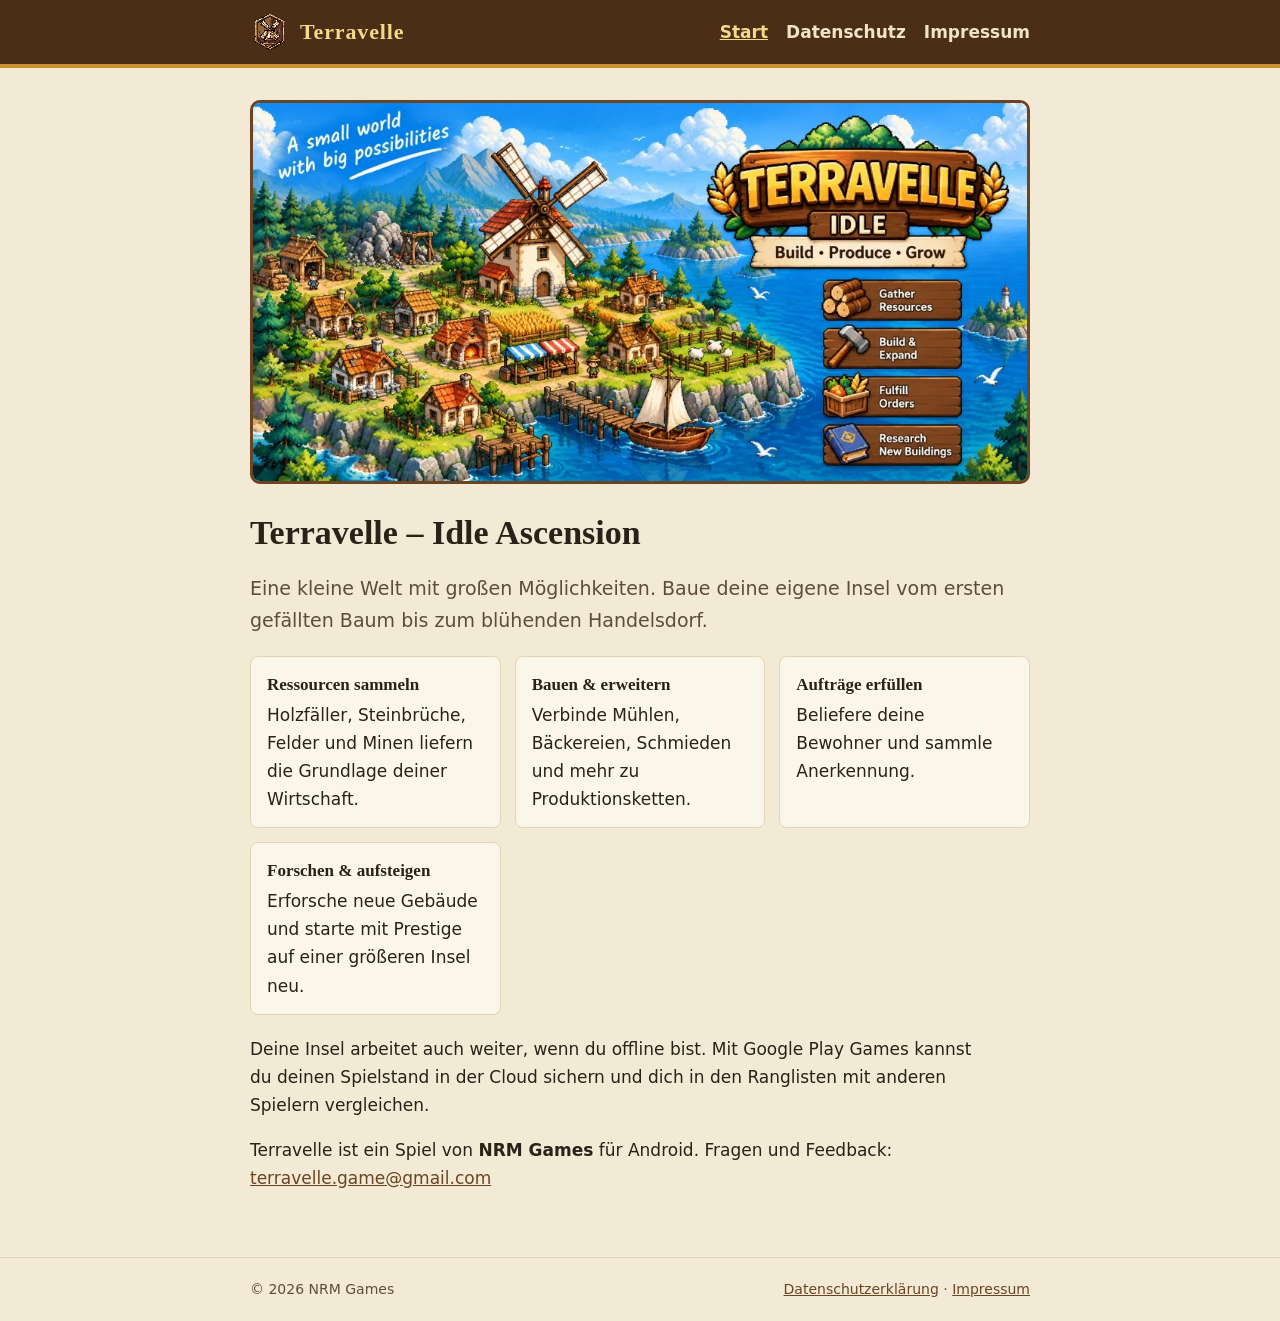
<file: index.html>
<!DOCTYPE html>
<html lang="de">
<head>
  <meta charset="utf-8">
  <meta name="viewport" content="width=device-width, initial-scale=1">
  <title>Terravelle – Idle Ascension</title>
  <meta name="description" content="Terravelle – Idle Ascension: Baue deine eigene Insel, verbinde Produktionsketten, erfülle Aufträge und steige mit Prestige auf. Ein Aufbau-Idle-Spiel für Android von NRM Games.">
  <link rel="icon" href="terravelle-logo.png">
  <link rel="stylesheet" href="style.css">
</head>
<body>
  <header class="site">
    <div class="inner">
      <a class="brand" href="./"><img src="terravelle-logo.png" alt="">Terravelle</a>
      <nav>
        <a href="./" aria-current="page">Start</a>
        <a href="datenschutz.html">Datenschutz</a>
        <a href="impressum.html">Impressum</a>
      </nav>
    </div>
  </header>

  <main>
    <img class="banner" src="terravelle-banner.jpg" width="1024" height="500" alt="Terravelle – eine kleine Pixel-Insel mit Windmühle, Feldern, Marktständen und Hafen">

    <h1>Terravelle – Idle Ascension</h1>
    <p class="lead">Eine kleine Welt mit großen Möglichkeiten. Baue deine eigene Insel vom ersten gefällten Baum bis zum blühenden Handelsdorf.</p>

    <ul class="features">
      <li><strong>Ressourcen sammeln</strong>Holzfäller, Steinbrüche, Felder und Minen liefern die Grundlage deiner Wirtschaft.</li>
      <li><strong>Bauen &amp; erweitern</strong>Verbinde Mühlen, Bäckereien, Schmieden und mehr zu Produktionsketten.</li>
      <li><strong>Aufträge erfüllen</strong>Beliefere deine Bewohner und sammle Anerkennung.</li>
      <li><strong>Forschen &amp; aufsteigen</strong>Erforsche neue Gebäude und starte mit Prestige auf einer größeren Insel neu.</li>
    </ul>

    <p>Deine Insel arbeitet auch weiter, wenn du offline bist. Mit Google Play Games kannst du deinen Spielstand in der Cloud sichern und dich in den Ranglisten mit anderen Spielern vergleichen.</p>

    <p>Terravelle ist ein Spiel von <strong>NRM Games</strong> für Android. Fragen und Feedback: <a href="mailto:terravelle.game@gmail.com">terravelle.game@gmail.com</a></p>
  </main>

  <footer class="site">
    <div class="inner">
      <span>© 2026 NRM Games</span>
      <span><a href="datenschutz.html">Datenschutzerklärung</a> · <a href="impressum.html">Impressum</a></span>
    </div>
  </footer>
</body>
</html>
</file>
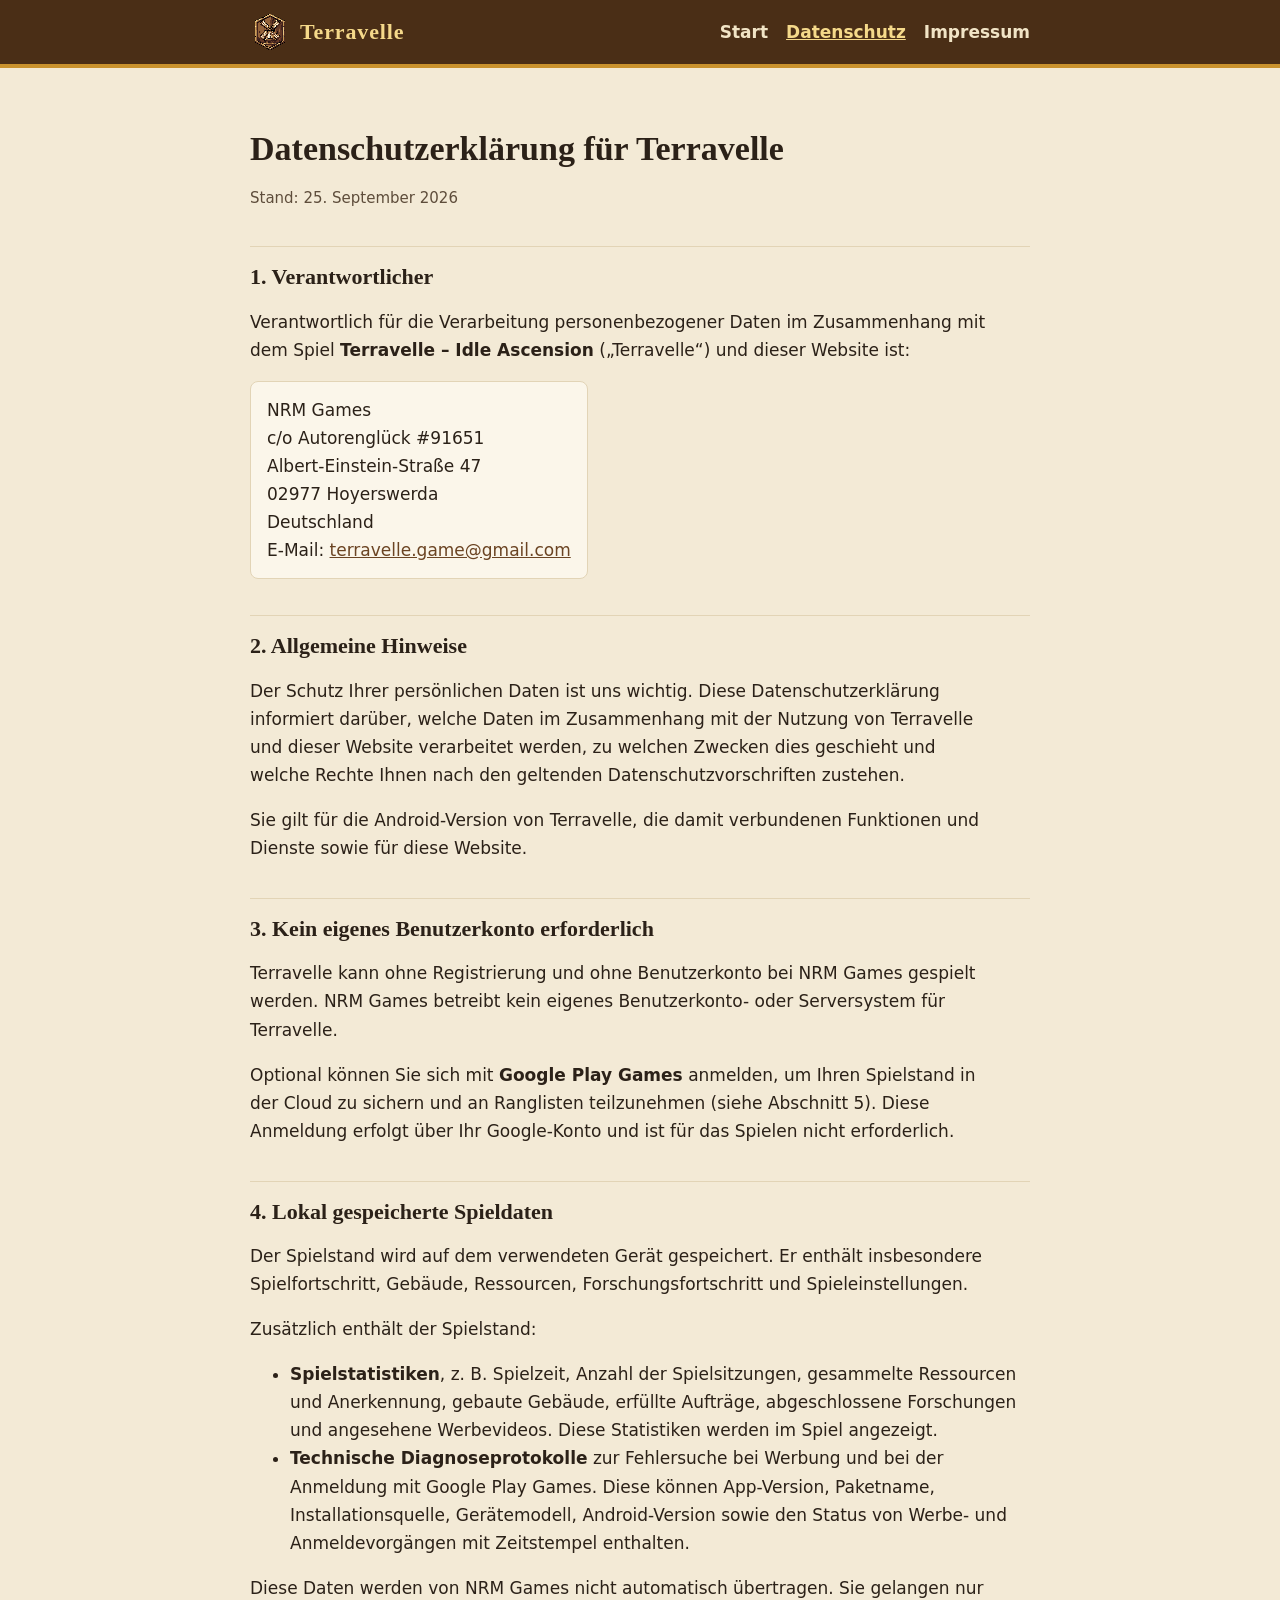
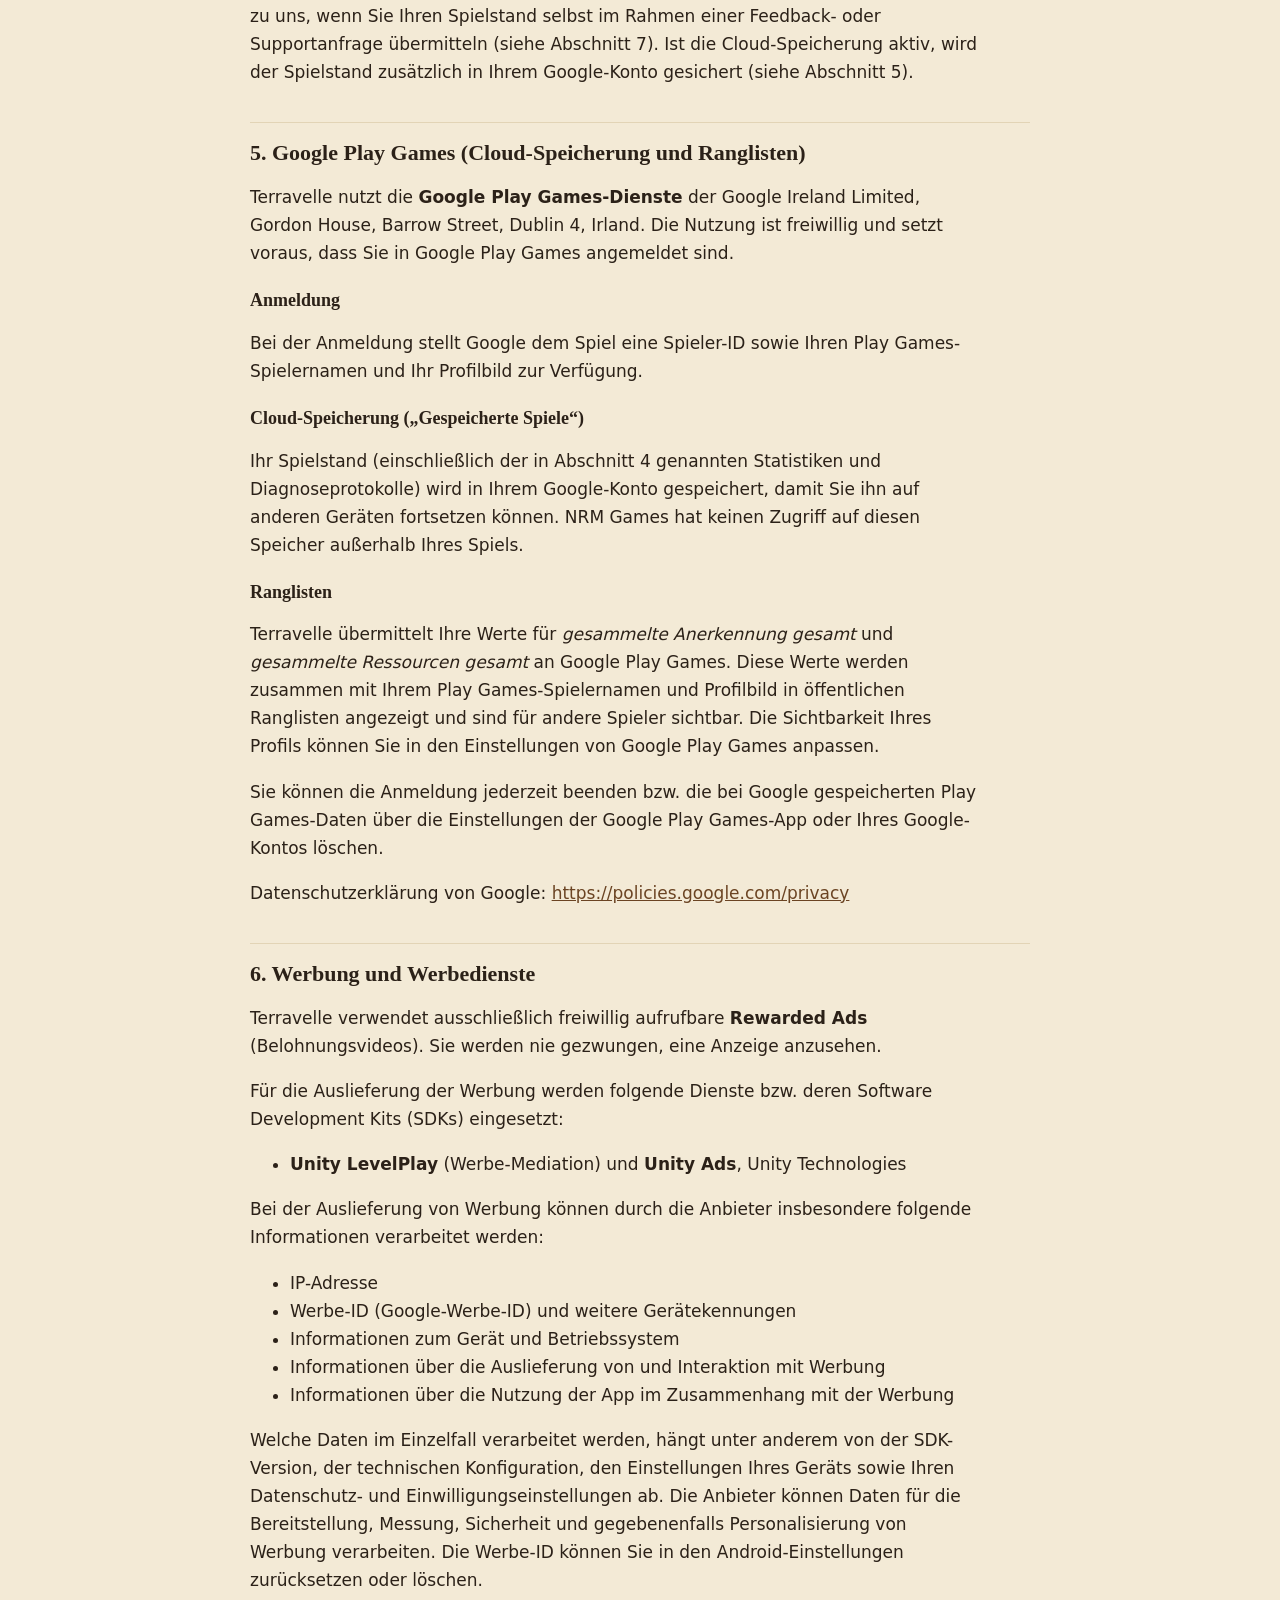
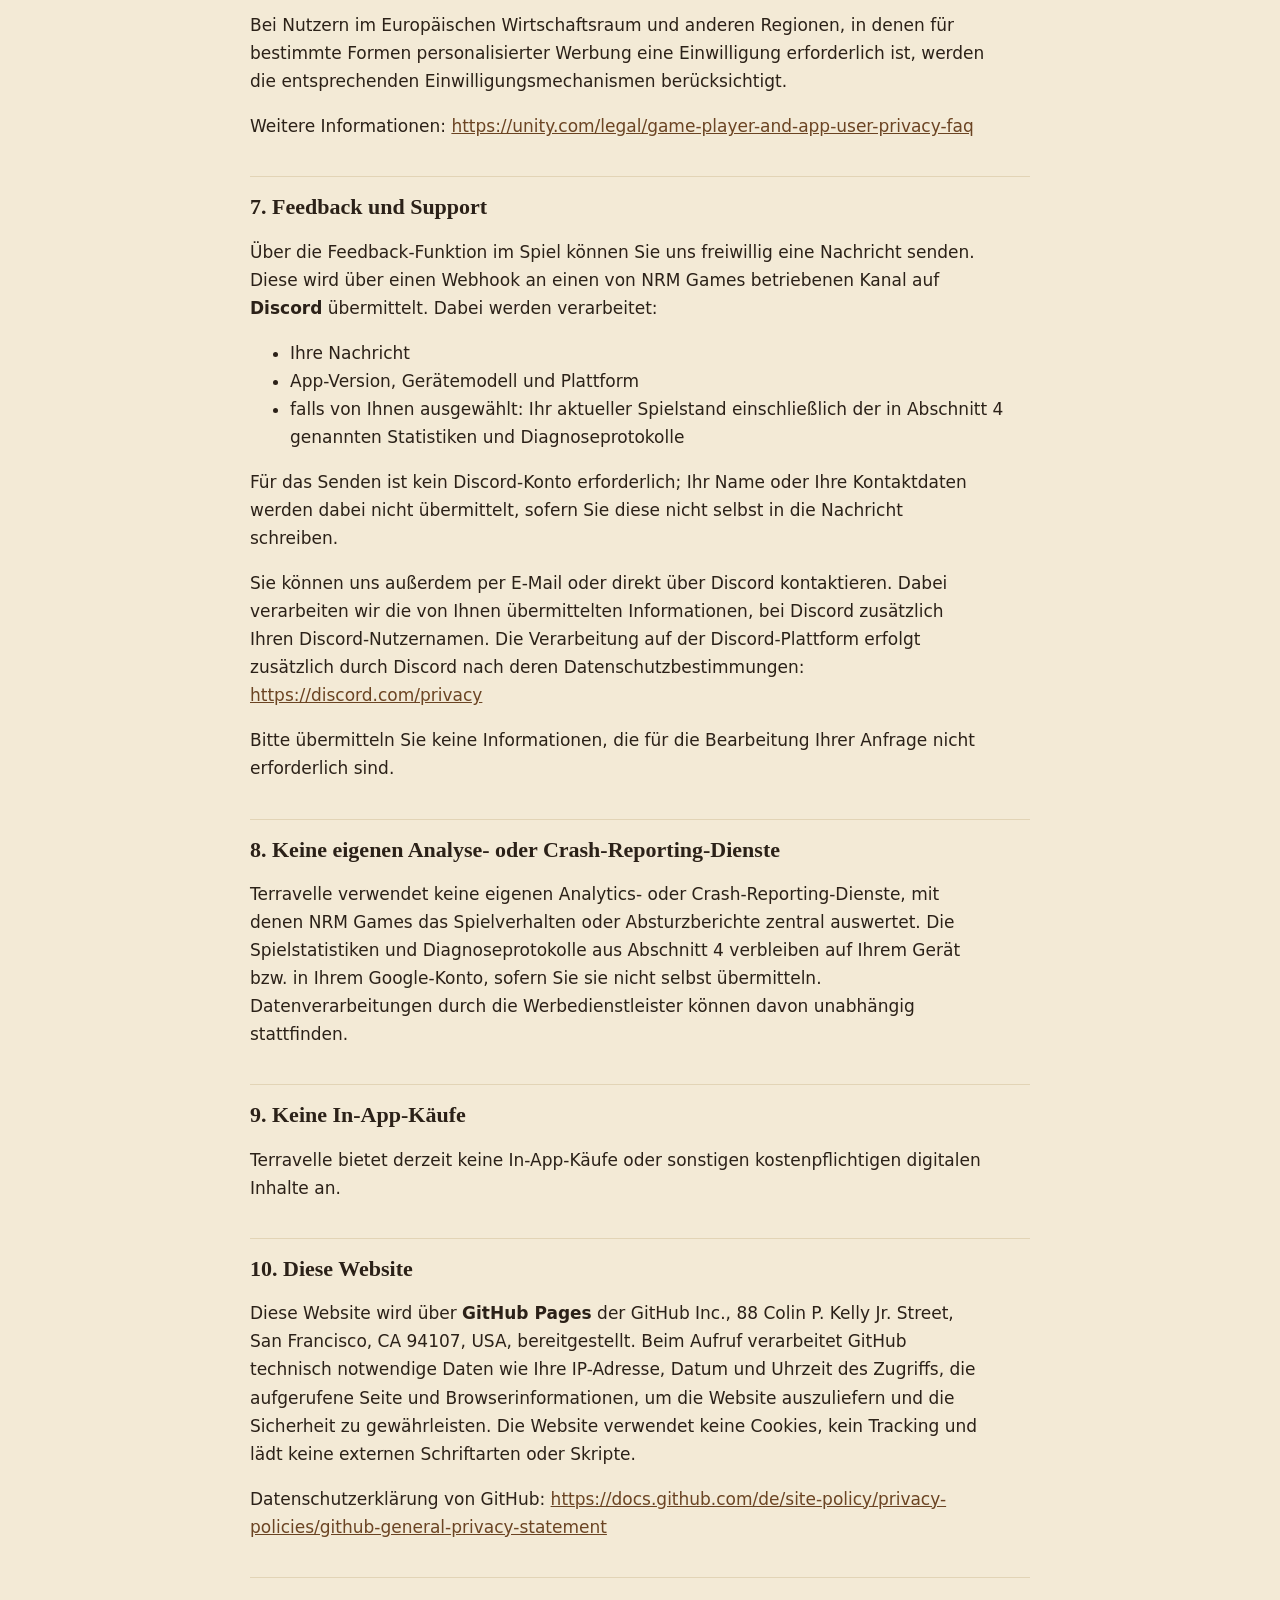
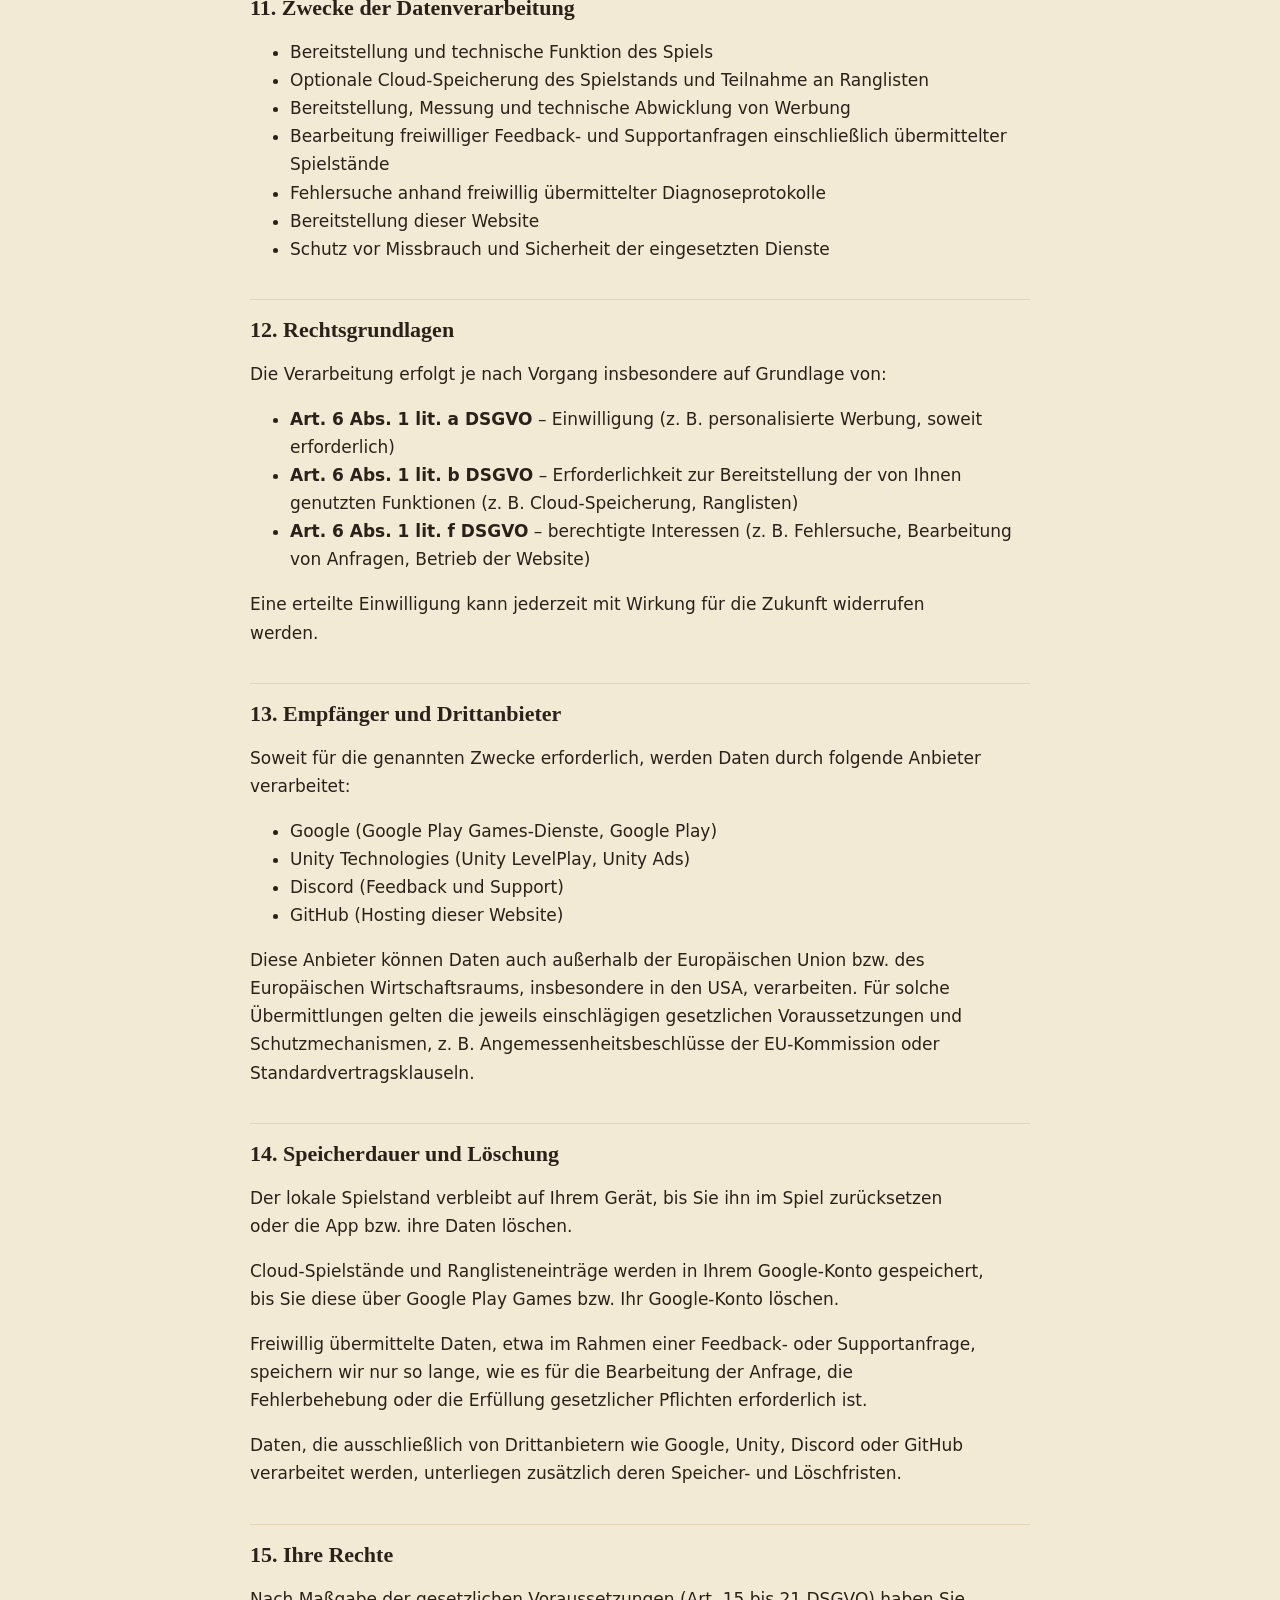
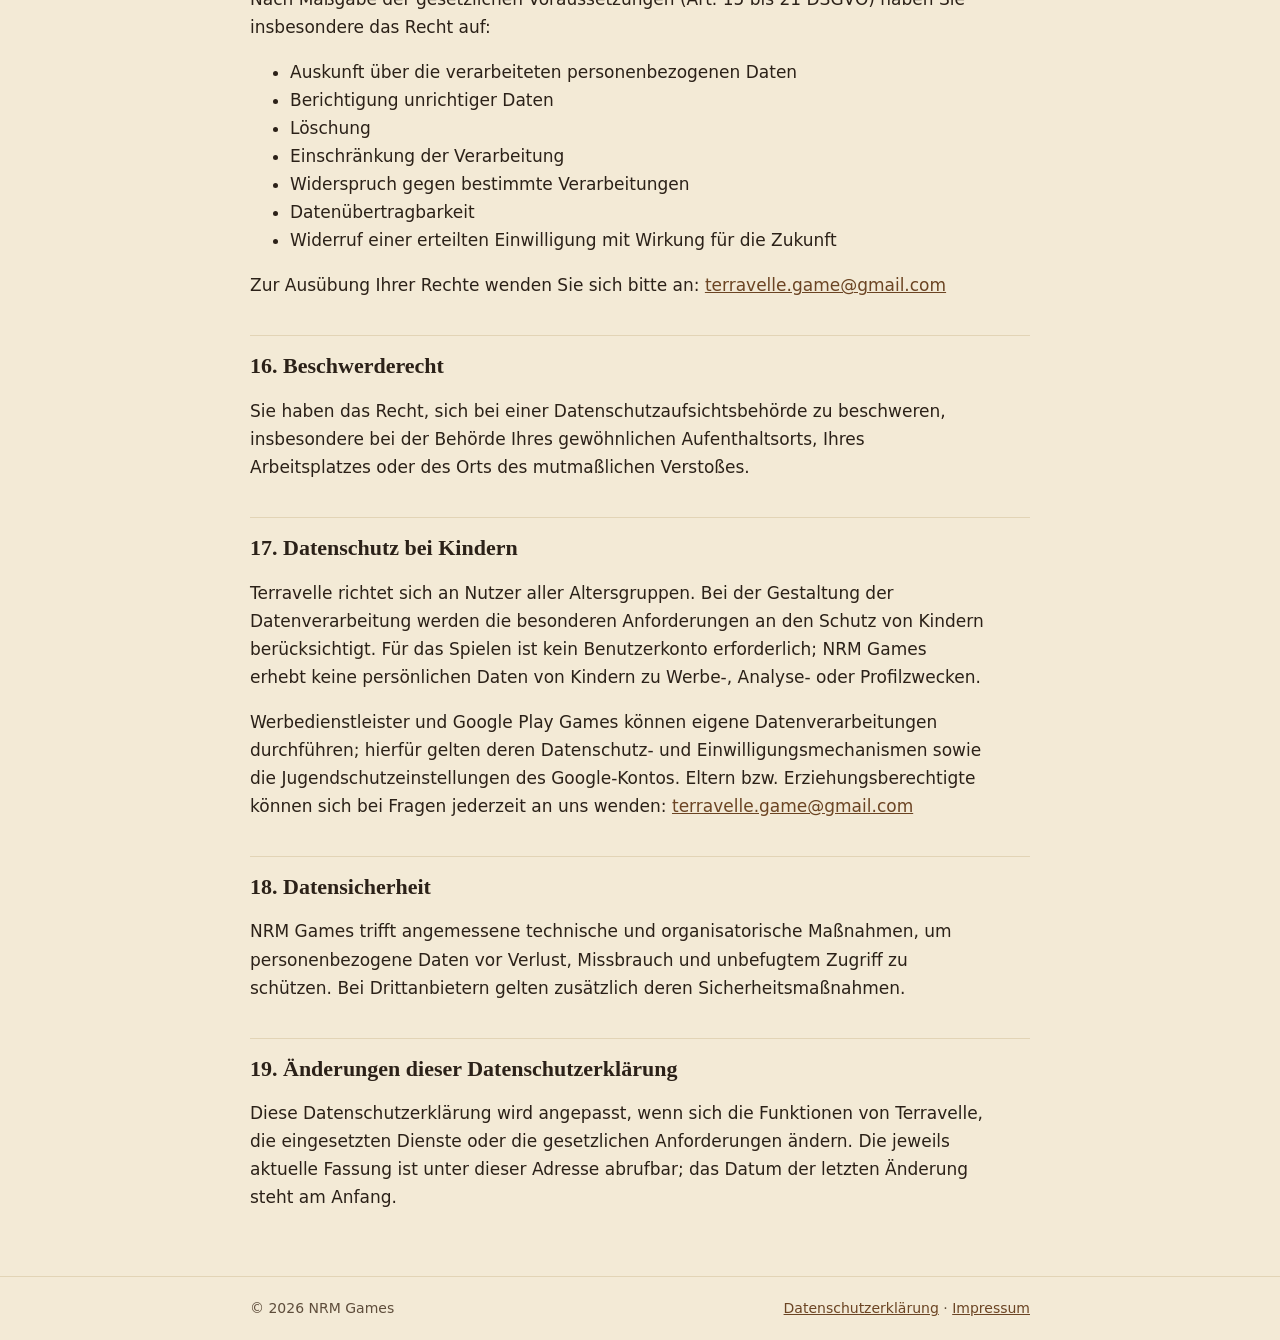
<file: datenschutz.html>
<!DOCTYPE html>
<html lang="de">
<head>
  <meta charset="utf-8">
  <meta name="viewport" content="width=device-width, initial-scale=1">
  <title>Datenschutzerklärung – Terravelle</title>
  <link rel="icon" href="terravelle-logo.png">
  <link rel="stylesheet" href="style.css">
</head>
<body>
  <header class="site">
    <div class="inner">
      <a class="brand" href="./"><img src="terravelle-logo.png" alt="">Terravelle</a>
      <nav>
        <a href="./">Start</a>
        <a href="datenschutz.html" aria-current="page">Datenschutz</a>
        <a href="impressum.html">Impressum</a>
      </nav>
    </div>
  </header>

  <main>
    <h1>Datenschutzerklärung für Terravelle</h1>
    <p class="meta">Stand: 25. September 2026</p>

    <h2>1. Verantwortlicher</h2>
    <p>Verantwortlich für die Verarbeitung personenbezogener Daten im Zusammenhang mit dem Spiel <strong>Terravelle – Idle Ascension</strong> („Terravelle“) und dieser Website ist:</p>
    <address>
      NRM Games<br>
      c/o Autorenglück #91651<br>
      Albert-Einstein-Straße 47<br>
      02977 Hoyerswerda<br>
      Deutschland<br>
      E-Mail: <a href="mailto:terravelle.game@gmail.com">terravelle.game@gmail.com</a>
    </address>

    <h2>2. Allgemeine Hinweise</h2>
    <p>Der Schutz Ihrer persönlichen Daten ist uns wichtig. Diese Datenschutzerklärung informiert darüber, welche Daten im Zusammenhang mit der Nutzung von Terravelle und dieser Website verarbeitet werden, zu welchen Zwecken dies geschieht und welche Rechte Ihnen nach den geltenden Datenschutzvorschriften zustehen.</p>
    <p>Sie gilt für die Android-Version von Terravelle, die damit verbundenen Funktionen und Dienste sowie für diese Website.</p>

    <h2>3. Kein eigenes Benutzerkonto erforderlich</h2>
    <p>Terravelle kann ohne Registrierung und ohne Benutzerkonto bei NRM Games gespielt werden. NRM Games betreibt kein eigenes Benutzerkonto- oder Serversystem für Terravelle.</p>
    <p>Optional können Sie sich mit <strong>Google Play Games</strong> anmelden, um Ihren Spielstand in der Cloud zu sichern und an Ranglisten teilzunehmen (siehe Abschnitt 5). Diese Anmeldung erfolgt über Ihr Google-Konto und ist für das Spielen nicht erforderlich.</p>

    <h2>4. Lokal gespeicherte Spieldaten</h2>
    <p>Der Spielstand wird auf dem verwendeten Gerät gespeichert. Er enthält insbesondere Spielfortschritt, Gebäude, Ressourcen, Forschungsfortschritt und Spieleinstellungen.</p>
    <p>Zusätzlich enthält der Spielstand:</p>
    <ul>
      <li><strong>Spielstatistiken</strong>, z. B. Spielzeit, Anzahl der Spielsitzungen, gesammelte Ressourcen und Anerkennung, gebaute Gebäude, erfüllte Aufträge, abgeschlossene Forschungen und angesehene Werbevideos. Diese Statistiken werden im Spiel angezeigt.</li>
      <li><strong>Technische Diagnoseprotokolle</strong> zur Fehlersuche bei Werbung und bei der Anmeldung mit Google Play Games. Diese können App-Version, Paketname, Installationsquelle, Gerätemodell, Android-Version sowie den Status von Werbe- und Anmeldevorgängen mit Zeitstempel enthalten.</li>
    </ul>
    <p>Diese Daten werden von NRM Games nicht automatisch übertragen. Sie gelangen nur zu uns, wenn Sie Ihren Spielstand selbst im Rahmen einer Feedback- oder Supportanfrage übermitteln (siehe Abschnitt 7). Ist die Cloud-Speicherung aktiv, wird der Spielstand zusätzlich in Ihrem Google-Konto gesichert (siehe Abschnitt 5).</p>

    <h2>5. Google Play Games (Cloud-Speicherung und Ranglisten)</h2>
    <p>Terravelle nutzt die <strong>Google Play Games-Dienste</strong> der Google Ireland Limited, Gordon House, Barrow Street, Dublin 4, Irland. Die Nutzung ist freiwillig und setzt voraus, dass Sie in Google Play Games angemeldet sind.</p>
    <h3>Anmeldung</h3>
    <p>Bei der Anmeldung stellt Google dem Spiel eine Spieler-ID sowie Ihren Play Games-Spielernamen und Ihr Profilbild zur Verfügung.</p>
    <h3>Cloud-Speicherung („Gespeicherte Spiele“)</h3>
    <p>Ihr Spielstand (einschließlich der in Abschnitt 4 genannten Statistiken und Diagnoseprotokolle) wird in Ihrem Google-Konto gespeichert, damit Sie ihn auf anderen Geräten fortsetzen können. NRM Games hat keinen Zugriff auf diesen Speicher außerhalb Ihres Spiels.</p>
    <h3>Ranglisten</h3>
    <p>Terravelle übermittelt Ihre Werte für <em>gesammelte Anerkennung gesamt</em> und <em>gesammelte Ressourcen gesamt</em> an Google Play Games. Diese Werte werden zusammen mit Ihrem Play Games-Spielernamen und Profilbild in öffentlichen Ranglisten angezeigt und sind für andere Spieler sichtbar. Die Sichtbarkeit Ihres Profils können Sie in den Einstellungen von Google Play Games anpassen.</p>
    <p>Sie können die Anmeldung jederzeit beenden bzw. die bei Google gespeicherten Play Games-Daten über die Einstellungen der Google Play Games-App oder Ihres Google-Kontos löschen.</p>
    <p>Datenschutzerklärung von Google: <a href="https://policies.google.com/privacy">https://policies.google.com/privacy</a></p>

    <h2>6. Werbung und Werbedienste</h2>
    <p>Terravelle verwendet ausschließlich freiwillig aufrufbare <strong>Rewarded Ads</strong> (Belohnungsvideos). Sie werden nie gezwungen, eine Anzeige anzusehen.</p>
    <p>Für die Auslieferung der Werbung werden folgende Dienste bzw. deren Software Development Kits (SDKs) eingesetzt:</p>
    <ul>
      <li><strong>Unity LevelPlay</strong> (Werbe-Mediation) und <strong>Unity Ads</strong>, Unity Technologies</li>
    </ul>
    <p>Bei der Auslieferung von Werbung können durch die Anbieter insbesondere folgende Informationen verarbeitet werden:</p>
    <ul>
      <li>IP-Adresse</li>
      <li>Werbe-ID (Google-Werbe-ID) und weitere Geräte­kennungen</li>
      <li>Informationen zum Gerät und Betriebssystem</li>
      <li>Informationen über die Auslieferung von und Interaktion mit Werbung</li>
      <li>Informationen über die Nutzung der App im Zusammenhang mit der Werbung</li>
    </ul>
    <p>Welche Daten im Einzelfall verarbeitet werden, hängt unter anderem von der SDK-Version, der technischen Konfiguration, den Einstellungen Ihres Geräts sowie Ihren Datenschutz- und Einwilligungseinstellungen ab. Die Anbieter können Daten für die Bereitstellung, Messung, Sicherheit und gegebenenfalls Personalisierung von Werbung verarbeiten. Die Werbe-ID können Sie in den Android-Einstellungen zurücksetzen oder löschen.</p>
    <p>Bei Nutzern im Europäischen Wirtschaftsraum und anderen Regionen, in denen für bestimmte Formen personalisierter Werbung eine Einwilligung erforderlich ist, werden die entsprechenden Einwilligungsmechanismen berücksichtigt.</p>
    <p>Weitere Informationen: <a href="https://unity.com/legal/game-player-and-app-user-privacy-faq">https://unity.com/legal/game-player-and-app-user-privacy-faq</a></p>

    <h2>7. Feedback und Support</h2>
    <p>Über die Feedback-Funktion im Spiel können Sie uns freiwillig eine Nachricht senden. Diese wird über einen Webhook an einen von NRM Games betriebenen Kanal auf <strong>Discord</strong> übermittelt. Dabei werden verarbeitet:</p>
    <ul>
      <li>Ihre Nachricht</li>
      <li>App-Version, Gerätemodell und Plattform</li>
      <li>falls von Ihnen ausgewählt: Ihr aktueller Spielstand einschließlich der in Abschnitt 4 genannten Statistiken und Diagnoseprotokolle</li>
    </ul>
    <p>Für das Senden ist kein Discord-Konto erforderlich; Ihr Name oder Ihre Kontaktdaten werden dabei nicht übermittelt, sofern Sie diese nicht selbst in die Nachricht schreiben.</p>
    <p>Sie können uns außerdem per E-Mail oder direkt über Discord kontaktieren. Dabei verarbeiten wir die von Ihnen übermittelten Informationen, bei Discord zusätzlich Ihren Discord-Nutzernamen. Die Verarbeitung auf der Discord-Plattform erfolgt zusätzlich durch Discord nach deren Datenschutzbestimmungen: <a href="https://discord.com/privacy">https://discord.com/privacy</a></p>
    <p>Bitte übermitteln Sie keine Informationen, die für die Bearbeitung Ihrer Anfrage nicht erforderlich sind.</p>

    <h2>8. Keine eigenen Analyse- oder Crash-Reporting-Dienste</h2>
    <p>Terravelle verwendet keine eigenen Analytics- oder Crash-Reporting-Dienste, mit denen NRM Games das Spielverhalten oder Absturzberichte zentral auswertet. Die Spielstatistiken und Diagnoseprotokolle aus Abschnitt 4 verbleiben auf Ihrem Gerät bzw. in Ihrem Google-Konto, sofern Sie sie nicht selbst übermitteln. Datenverarbeitungen durch die Werbedienstleister können davon unabhängig stattfinden.</p>

    <h2>9. Keine In-App-Käufe</h2>
    <p>Terravelle bietet derzeit keine In-App-Käufe oder sonstigen kostenpflichtigen digitalen Inhalte an.</p>

    <h2>10. Diese Website</h2>
    <p>Diese Website wird über <strong>GitHub Pages</strong> der GitHub Inc., 88 Colin P. Kelly Jr. Street, San Francisco, CA 94107, USA, bereitgestellt. Beim Aufruf verarbeitet GitHub technisch notwendige Daten wie Ihre IP-Adresse, Datum und Uhrzeit des Zugriffs, die aufgerufene Seite und Browserinformationen, um die Website auszuliefern und die Sicherheit zu gewährleisten. Die Website verwendet keine Cookies, kein Tracking und lädt keine externen Schriftarten oder Skripte.</p>
    <p>Datenschutzerklärung von GitHub: <a href="https://docs.github.com/de/site-policy/privacy-policies/github-general-privacy-statement">https://docs.github.com/de/site-policy/privacy-policies/github-general-privacy-statement</a></p>

    <h2>11. Zwecke der Datenverarbeitung</h2>
    <ul>
      <li>Bereitstellung und technische Funktion des Spiels</li>
      <li>Optionale Cloud-Speicherung des Spielstands und Teilnahme an Ranglisten</li>
      <li>Bereitstellung, Messung und technische Abwicklung von Werbung</li>
      <li>Bearbeitung freiwilliger Feedback- und Supportanfragen einschließlich übermittelter Spielstände</li>
      <li>Fehlersuche anhand freiwillig übermittelter Diagnoseprotokolle</li>
      <li>Bereitstellung dieser Website</li>
      <li>Schutz vor Missbrauch und Sicherheit der eingesetzten Dienste</li>
    </ul>

    <h2>12. Rechtsgrundlagen</h2>
    <p>Die Verarbeitung erfolgt je nach Vorgang insbesondere auf Grundlage von:</p>
    <ul>
      <li><strong>Art. 6 Abs. 1 lit. a DSGVO</strong> – Einwilligung (z. B. personalisierte Werbung, soweit erforderlich)</li>
      <li><strong>Art. 6 Abs. 1 lit. b DSGVO</strong> – Erforderlichkeit zur Bereitstellung der von Ihnen genutzten Funktionen (z. B. Cloud-Speicherung, Ranglisten)</li>
      <li><strong>Art. 6 Abs. 1 lit. f DSGVO</strong> – berechtigte Interessen (z. B. Fehlersuche, Bearbeitung von Anfragen, Betrieb der Website)</li>
    </ul>
    <p>Eine erteilte Einwilligung kann jederzeit mit Wirkung für die Zukunft widerrufen werden.</p>

    <h2>13. Empfänger und Drittanbieter</h2>
    <p>Soweit für die genannten Zwecke erforderlich, werden Daten durch folgende Anbieter verarbeitet:</p>
    <ul>
      <li>Google (Google Play Games-Dienste, Google Play)</li>
      <li>Unity Technologies (Unity LevelPlay, Unity Ads)</li>
      <li>Discord (Feedback und Support)</li>
      <li>GitHub (Hosting dieser Website)</li>
    </ul>
    <p>Diese Anbieter können Daten auch außerhalb der Europäischen Union bzw. des Europäischen Wirtschaftsraums, insbesondere in den USA, verarbeiten. Für solche Übermittlungen gelten die jeweils einschlägigen gesetzlichen Voraussetzungen und Schutzmechanismen, z. B. Angemessenheitsbeschlüsse der EU-Kommission oder Standardvertragsklauseln.</p>

    <h2>14. Speicherdauer und Löschung</h2>
    <p>Der lokale Spielstand verbleibt auf Ihrem Gerät, bis Sie ihn im Spiel zurücksetzen oder die App bzw. ihre Daten löschen.</p>
    <p>Cloud-Spielstände und Ranglisteneinträge werden in Ihrem Google-Konto gespeichert, bis Sie diese über Google Play Games bzw. Ihr Google-Konto löschen.</p>
    <p>Freiwillig übermittelte Daten, etwa im Rahmen einer Feedback- oder Supportanfrage, speichern wir nur so lange, wie es für die Bearbeitung der Anfrage, die Fehlerbehebung oder die Erfüllung gesetzlicher Pflichten erforderlich ist.</p>
    <p>Daten, die ausschließlich von Drittanbietern wie Google, Unity, Discord oder GitHub verarbeitet werden, unterliegen zusätzlich deren Speicher- und Löschfristen.</p>

    <h2>15. Ihre Rechte</h2>
    <p>Nach Maßgabe der gesetzlichen Voraussetzungen (Art. 15 bis 21 DSGVO) haben Sie insbesondere das Recht auf:</p>
    <ul>
      <li>Auskunft über die verarbeiteten personenbezogenen Daten</li>
      <li>Berichtigung unrichtiger Daten</li>
      <li>Löschung</li>
      <li>Einschränkung der Verarbeitung</li>
      <li>Widerspruch gegen bestimmte Verarbeitungen</li>
      <li>Datenübertragbarkeit</li>
      <li>Widerruf einer erteilten Einwilligung mit Wirkung für die Zukunft</li>
    </ul>
    <p>Zur Ausübung Ihrer Rechte wenden Sie sich bitte an: <a href="mailto:terravelle.game@gmail.com">terravelle.game@gmail.com</a></p>

    <h2>16. Beschwerderecht</h2>
    <p>Sie haben das Recht, sich bei einer Datenschutzaufsichtsbehörde zu beschweren, insbesondere bei der Behörde Ihres gewöhnlichen Aufenthaltsorts, Ihres Arbeitsplatzes oder des Orts des mutmaßlichen Verstoßes.</p>

    <h2>17. Datenschutz bei Kindern</h2>
    <p>Terravelle richtet sich an Nutzer aller Altersgruppen. Bei der Gestaltung der Datenverarbeitung werden die besonderen Anforderungen an den Schutz von Kindern berücksichtigt. Für das Spielen ist kein Benutzerkonto erforderlich; NRM Games erhebt keine persönlichen Daten von Kindern zu Werbe-, Analyse- oder Profilzwecken.</p>
    <p>Werbedienstleister und Google Play Games können eigene Datenverarbeitungen durchführen; hierfür gelten deren Datenschutz- und Einwilligungsmechanismen sowie die Jugendschutzeinstellungen des Google-Kontos. Eltern bzw. Erziehungsberechtigte können sich bei Fragen jederzeit an uns wenden: <a href="mailto:terravelle.game@gmail.com">terravelle.game@gmail.com</a></p>

    <h2>18. Datensicherheit</h2>
    <p>NRM Games trifft angemessene technische und organisatorische Maßnahmen, um personenbezogene Daten vor Verlust, Missbrauch und unbefugtem Zugriff zu schützen. Bei Drittanbietern gelten zusätzlich deren Sicherheitsmaßnahmen.</p>

    <h2>19. Änderungen dieser Datenschutzerklärung</h2>
    <p>Diese Datenschutzerklärung wird angepasst, wenn sich die Funktionen von Terravelle, die eingesetzten Dienste oder die gesetzlichen Anforderungen ändern. Die jeweils aktuelle Fassung ist unter dieser Adresse abrufbar; das Datum der letzten Änderung steht am Anfang.</p>
  </main>

  <footer class="site">
    <div class="inner">
      <span>© 2026 NRM Games</span>
      <span><a href="datenschutz.html">Datenschutzerklärung</a> · <a href="impressum.html">Impressum</a></span>
    </div>
  </footer>
</body>
</html>
</file>
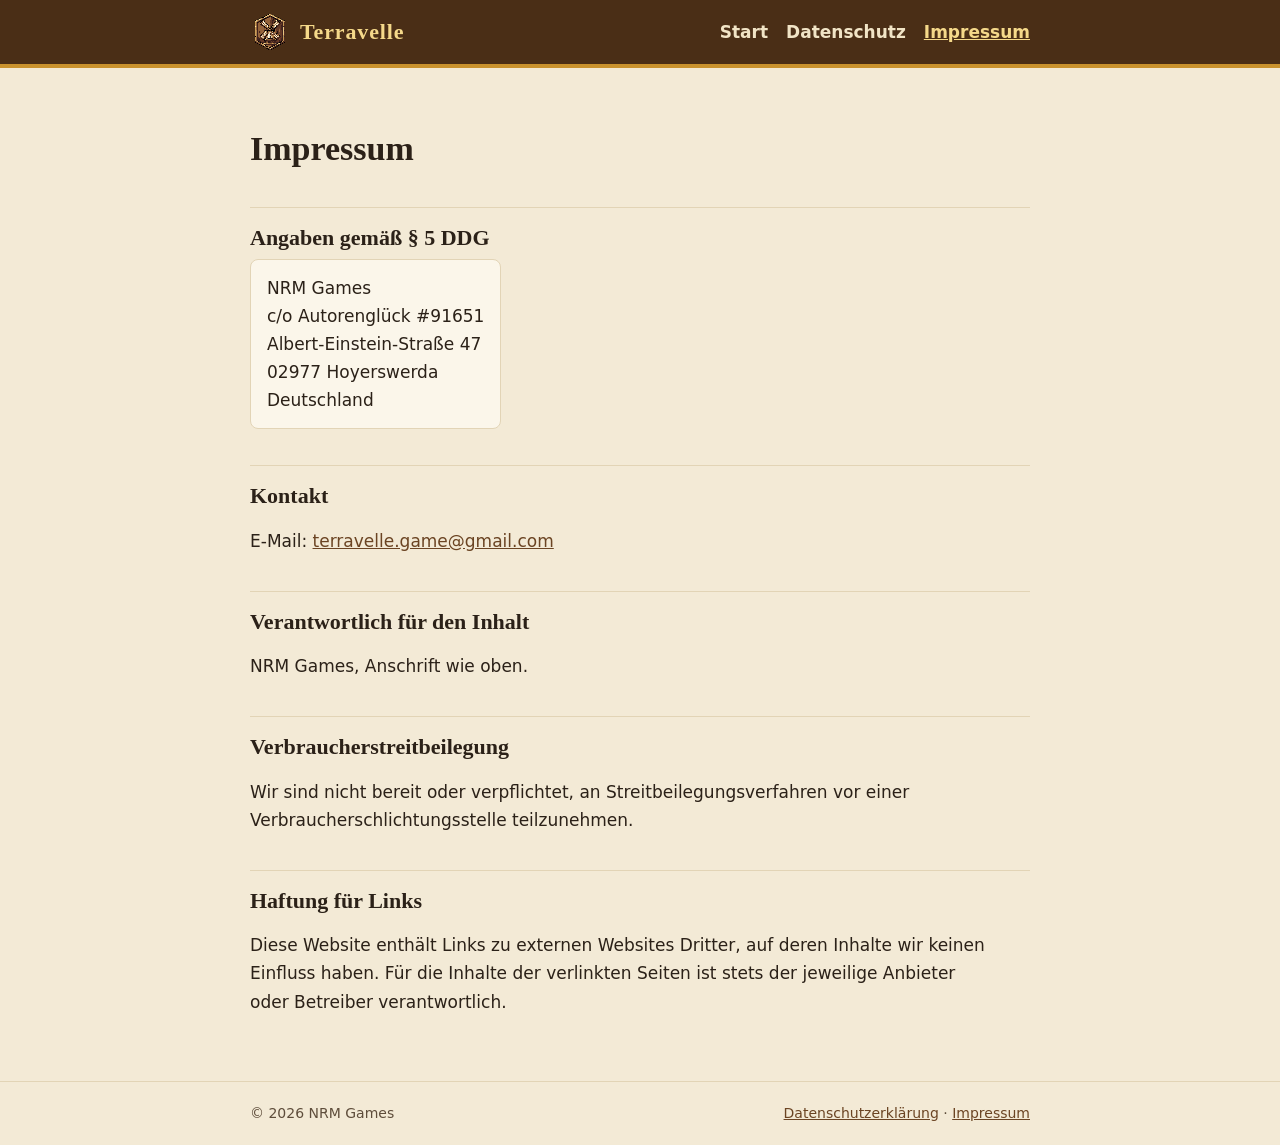
<file: impressum.html>
<!DOCTYPE html>
<html lang="de">
<head>
  <meta charset="utf-8">
  <meta name="viewport" content="width=device-width, initial-scale=1">
  <title>Impressum – Terravelle</title>
  <link rel="icon" href="terravelle-logo.png">
  <link rel="stylesheet" href="style.css">
</head>
<body>
  <header class="site">
    <div class="inner">
      <a class="brand" href="./"><img src="terravelle-logo.png" alt="">Terravelle</a>
      <nav>
        <a href="./">Start</a>
        <a href="datenschutz.html">Datenschutz</a>
        <a href="impressum.html" aria-current="page">Impressum</a>
      </nav>
    </div>
  </header>

  <main>
    <h1>Impressum</h1>

    <h2>Angaben gemäß § 5 DDG</h2>
    <address>
      NRM Games<br>
      c/o Autorenglück #91651<br>
      Albert-Einstein-Straße 47<br>
      02977 Hoyerswerda<br>
      Deutschland
    </address>

    <h2>Kontakt</h2>
    <p>E-Mail: <a href="mailto:terravelle.game@gmail.com">terravelle.game@gmail.com</a></p>

    <h2>Verantwortlich für den Inhalt</h2>
    <p>NRM Games, Anschrift wie oben.</p>

    <h2>Verbraucherstreitbeilegung</h2>
    <p>Wir sind nicht bereit oder verpflichtet, an Streitbeilegungsverfahren vor einer Verbraucherschlichtungsstelle teilzunehmen.</p>

    <h2>Haftung für Links</h2>
    <p>Diese Website enthält Links zu externen Websites Dritter, auf deren Inhalte wir keinen Einfluss haben. Für die Inhalte der verlinkten Seiten ist stets der jeweilige Anbieter oder Betreiber verantwortlich.</p>
  </main>

  <footer class="site">
    <div class="inner">
      <span>© 2026 NRM Games</span>
      <span><a href="datenschutz.html">Datenschutzerklärung</a> · <a href="impressum.html">Impressum</a></span>
    </div>
  </footer>
</body>
</html>
</file>
<file: style.css>
:root {
  --ground: #f3ead6;
  --paper: #fbf6ea;
  --ink: #2b2118;
  --ink-soft: #5e4d3b;
  --wood: #6b4423;
  --wood-dark: #4a2e16;
  --gold: #c9922e;
  --line: #e2d4b6;
  color-scheme: light;
}

@media (prefers-color-scheme: dark) {
  :root {
    --ground: #1c1712;
    --paper: #26201a;
    --ink: #efe6d4;
    --ink-soft: #c2b39b;
    --wood: #8a5a2e;
    --wood-dark: #3a2410;
    --gold: #e0ad4f;
    --line: #3d3228;
    color-scheme: dark;
  }
}

* { box-sizing: border-box; }

body {
  margin: 0;
  background: var(--ground);
  color: var(--ink);
  font: 17px/1.65 system-ui, -apple-system, "Segoe UI", sans-serif;
}

header.site {
  background: var(--wood-dark);
  border-bottom: 4px solid var(--gold);
}

header.site .inner, main, footer.site .inner {
  max-width: 820px;
  margin: 0 auto;
  padding-inline: 20px;
}

header.site .inner {
  display: flex;
  align-items: center;
  justify-content: space-between;
  gap: 16px;
  flex-wrap: wrap;
  padding-block: 12px;
}

header.site a.brand {
  display: flex;
  align-items: center;
  gap: 10px;
  color: #f5d98a;
  font-family: Georgia, "Times New Roman", serif;
  font-weight: 700;
  font-size: 22px;
  letter-spacing: 0.04em;
  text-decoration: none;
}

header.site a.brand img { width: 40px; height: 40px; image-rendering: pixelated; }

nav { display: flex; gap: 18px; flex-wrap: wrap; }
nav a { color: #f1e4c6; text-decoration: none; font-weight: 600; }
nav a:hover, nav a[aria-current="page"] { color: #f5d98a; text-decoration: underline; }

main { padding-block: 32px 48px; }

.banner {
  display: block;
  width: 100%;
  max-width: 100%;
  height: auto;
  border-radius: 10px;
  border: 3px solid var(--wood);
}

h1, h2, h3 {
  font-family: Georgia, "Times New Roman", serif;
  color: var(--ink);
  line-height: 1.25;
  text-wrap: balance;
}
h1 { font-size: 34px; margin: 28px 0 8px; }
h2 { font-size: 22px; margin: 36px 0 8px; padding-top: 16px; border-top: 1px solid var(--line); }
h3 { font-size: 18px; margin: 22px 0 6px; }

p, li { max-width: 68ch; }
.lead { font-size: 19px; color: var(--ink-soft); }
.meta { color: var(--ink-soft); font-size: 15px; }

a { color: var(--wood); }
@media (prefers-color-scheme: dark) { a { color: var(--gold); } }

.features {
  display: grid;
  grid-template-columns: repeat(auto-fit, minmax(220px, 1fr));
  gap: 14px;
  padding: 0;
  list-style: none;
  margin: 20px 0;
}
.features li {
  background: var(--paper);
  border: 1px solid var(--line);
  border-radius: 8px;
  padding: 14px 16px;
}
.features strong { display: block; font-family: Georgia, "Times New Roman", serif; margin-bottom: 2px; }

address { font-style: normal; background: var(--paper); border: 1px solid var(--line); border-radius: 8px; padding: 14px 16px; display: inline-block; }

footer.site { border-top: 1px solid var(--line); padding-block: 20px; font-size: 14px; color: var(--ink-soft); }
footer.site .inner { display: flex; gap: 18px; flex-wrap: wrap; justify-content: space-between; }
</file>
